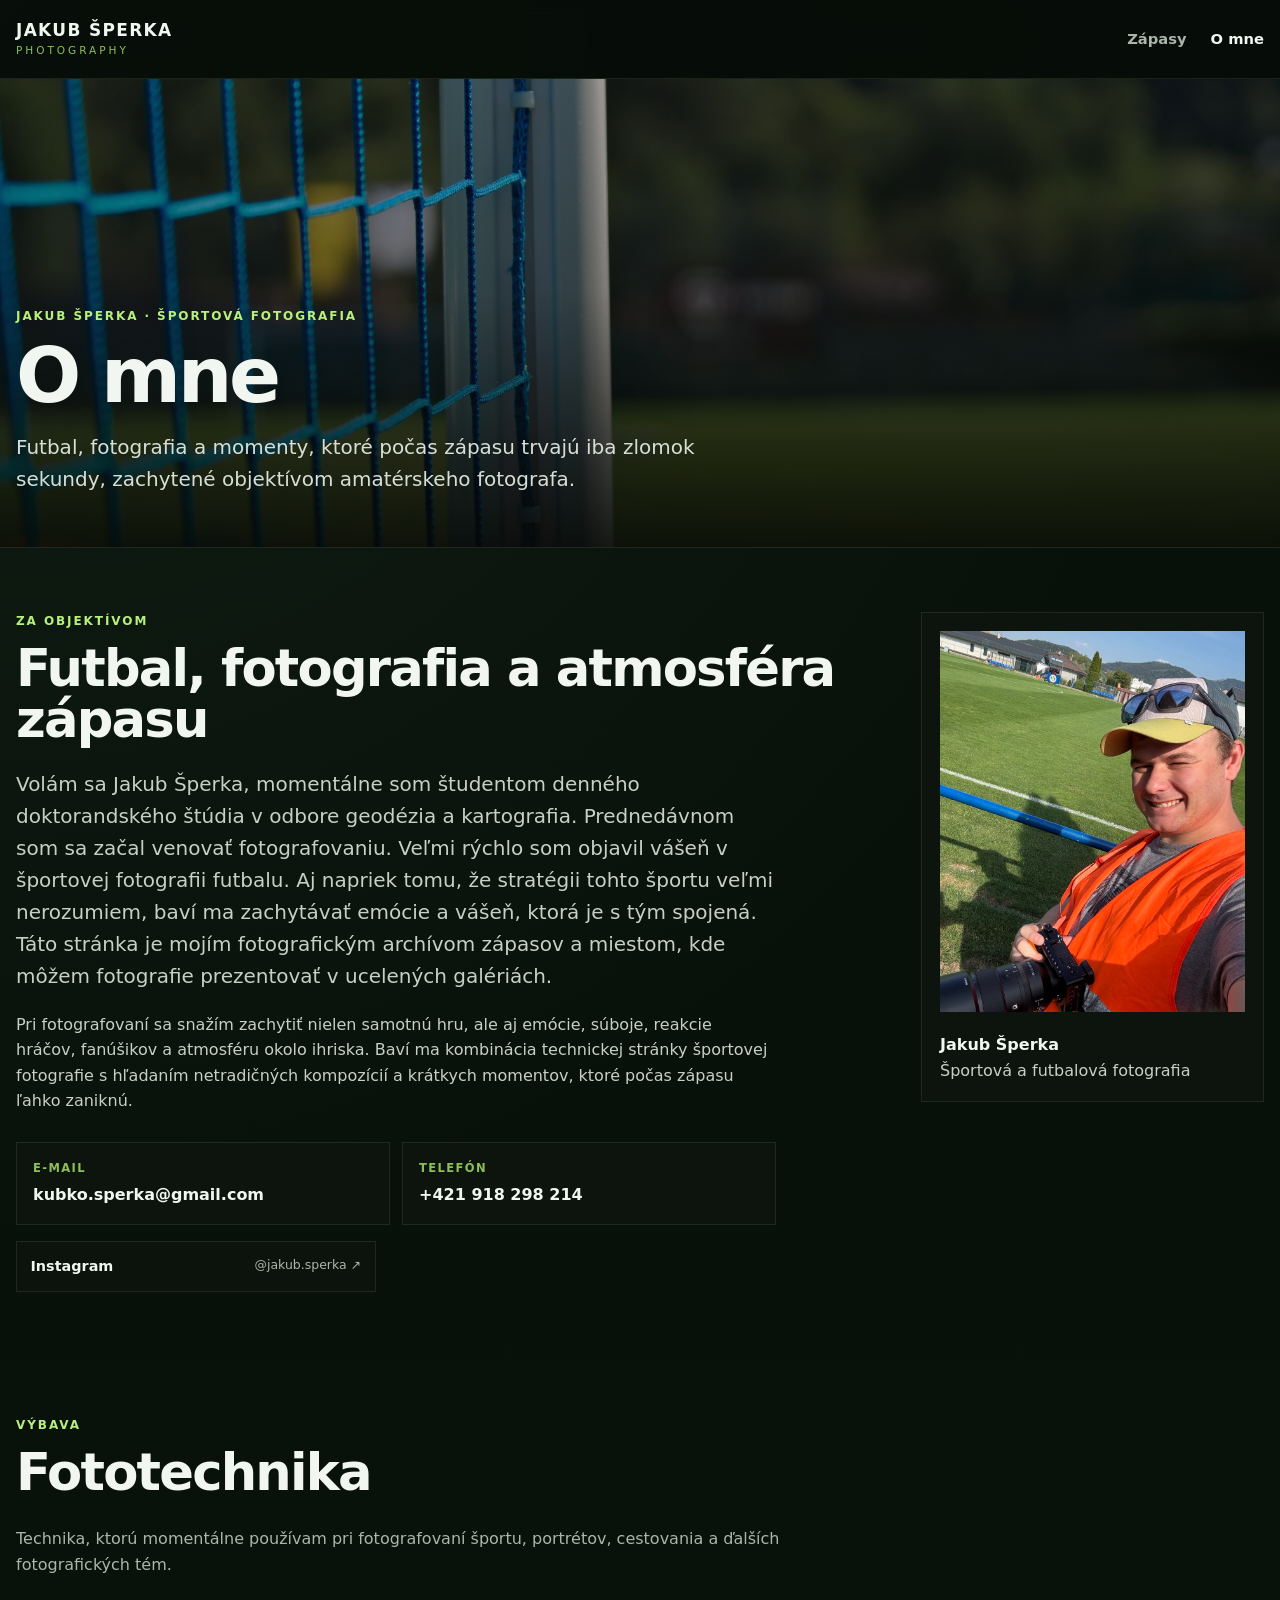
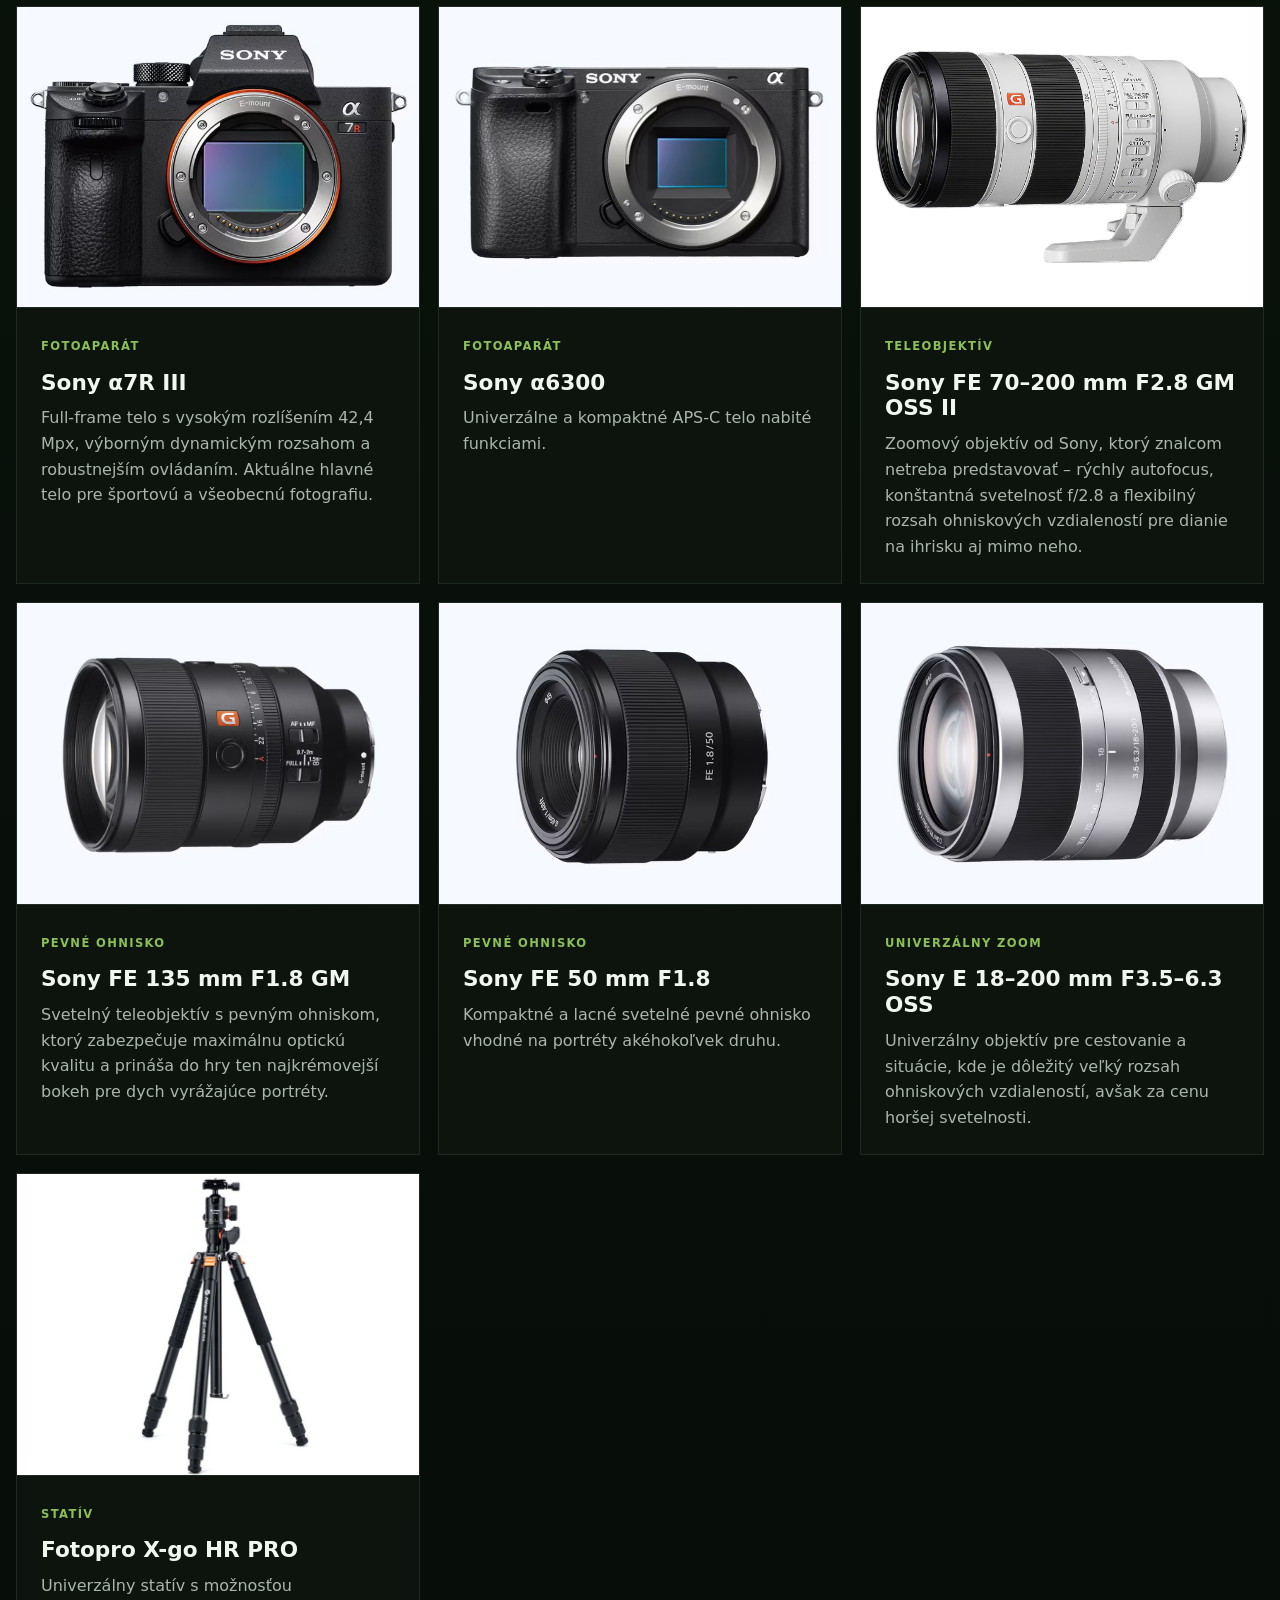
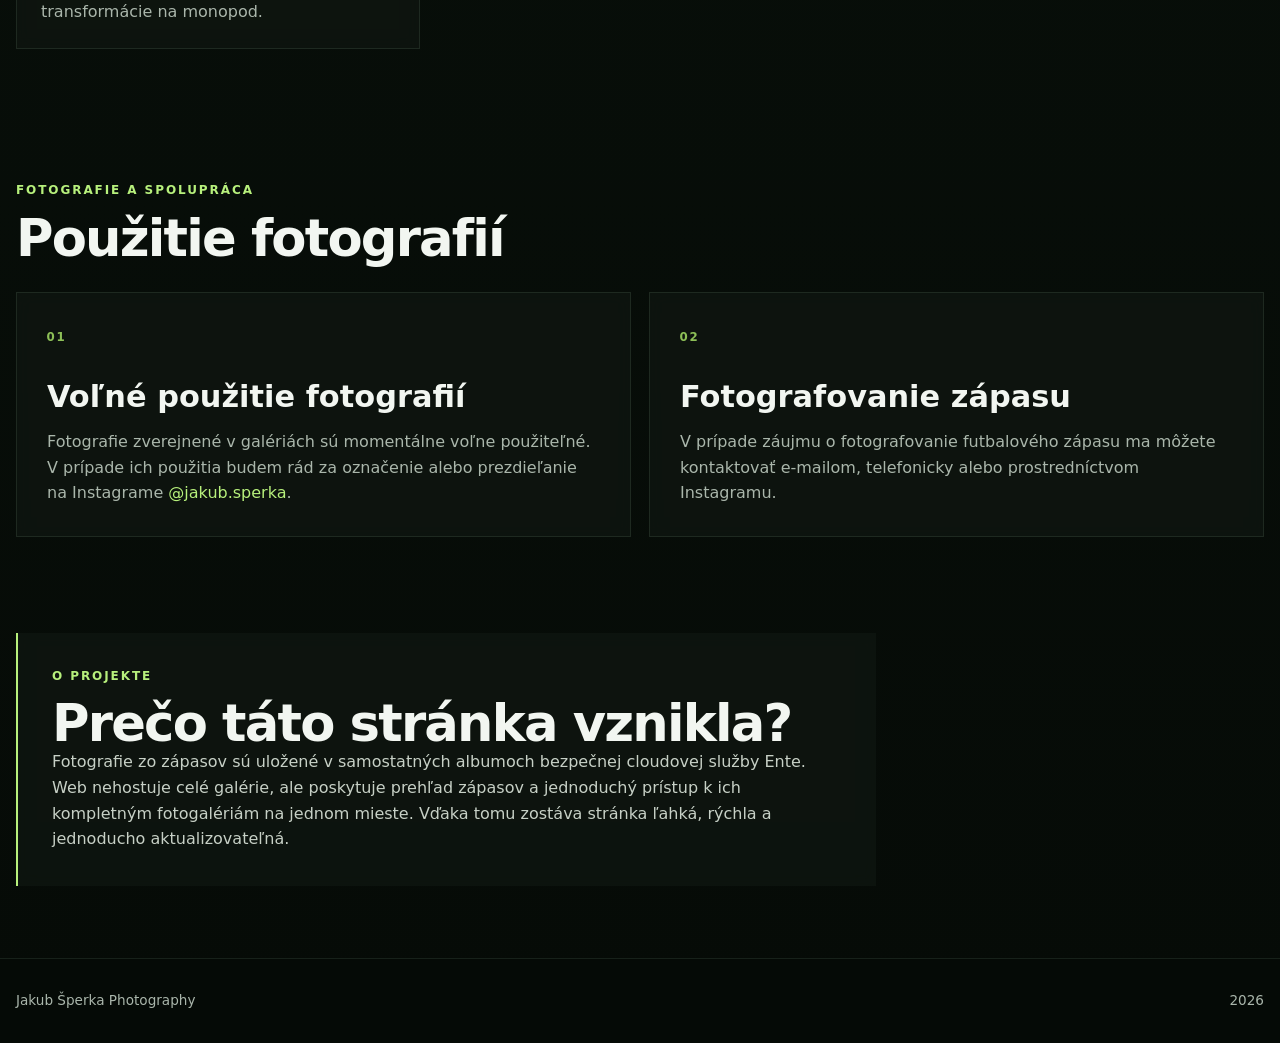
<file: about.html>
<!DOCTYPE html>
<html lang="sk">
<head>
  <meta charset="UTF-8">
  <meta name="viewport" content="width=device-width, initial-scale=1.0">
  <meta name="description" content="O Jakubovi Šperkovi, športovej fotografii a používanej fototechnike.">
  <title>O mne | Jakub Šperka Photography</title>
  <link rel="icon" type="image/png" sizes="32x32" href="images/favicon/favicon-32x32.png">
  <link rel="icon" type="image/png" sizes="16x16" href="images/favicon/favicon-16x16.png">
  <link rel="apple-touch-icon" sizes="180x180" href="images/favicon/apple-touch-icon.png">
  <link rel="shortcut icon" href="images/favicon/favicon.ico">
  <link rel="stylesheet" href="css/style.css">
</head>
<body>
  <header class="site-header">
    <div class="container nav-wrap">
      <a class="brand" href="index.html" aria-label="Jakub Šperka Photography">
        <span class="brand-main">JAKUB ŠPERKA</span>
        <span class="brand-sub">PHOTOGRAPHY</span>
      </a>

      <nav class="nav">
        <a href="index.html">Zápasy</a>
        <a href="about.html" class="active">O mne</a>
      </nav>
    </div>
  </header>

  <main>
    <section class="about-banner">
      <div class="about-banner-image"></div>
      <div class="about-banner-overlay">
        <div class="container about-banner-content">
          <p class="eyebrow">Jakub Šperka · športová fotografia</p>
          <h1>O mne</h1>
          <p class="hero-text">
            Futbal, fotografia a momenty, ktoré počas zápasu trvajú iba zlomok sekundy,
            zachytené objektívom amatérskeho fotografa.
          </p>
        </div>
      </div>
    </section>

    <section class="container about-content">
      <div class="about-hero">
        <div>
          <p class="eyebrow">Za objektívom</p>
          <h2>Futbal, fotografia a atmosféra zápasu</h2>

          <p class="lead">
            Volám sa Jakub Šperka, momentálne som študentom denného doktorandského štúdia
            v odbore geodézia a kartografia. Prednedávnom som sa začal venovať fotografovaniu.
            Veľmi rýchlo som objavil vášeň v športovej fotografii futbalu. Aj napriek tomu,
            že stratégii tohto športu veľmi nerozumiem, baví ma zachytávať emócie a vášeň,
            ktorá je s tým spojená. Táto stránka je mojím fotografickým archívom zápasov
            a miestom, kde môžem fotografie prezentovať v ucelených galériách.
          </p>

          <p>
            Pri fotografovaní sa snažím zachytiť nielen samotnú hru, ale aj emócie,
            súboje, reakcie hráčov, fanúšikov a atmosféru okolo ihriska. Baví ma
            kombinácia technickej stránky športovej fotografie s hľadaním netradičných
            kompozícií a krátkych momentov, ktoré počas zápasu ľahko zaniknú.
          </p>

          <div class="contact-actions">
            <a class="contact-item contact-link" href="mailto:kubko.sperka@gmail.com">
              <span class="contact-label">E-mail</span>
              <span class="contact-value">kubko.sperka@gmail.com</span>
            </a>

            <a class="contact-item contact-link" href="tel:+421918298214">
              <span class="contact-label">Telefón</span>
              <span class="contact-value">+421 918 298 214</span>
            </a>
          </div>

          <div class="social-links social-links-single" aria-label="Sociálne siete">
            <a href="https://www.instagram.com/jakub.sperka"
               class="social-link"
               target="_blank"
               rel="noopener noreferrer">
              Instagram
              <span>@jakub.sperka ↗</span>
            </a>
          </div>
        </div>

        <aside class="profile-card">
          <div class="profile-photo">
            <img src="images/profile/jakub-sperka.jpg" alt="Jakub Šperka" loading="lazy">
          </div>
          <div>
            <strong>Jakub Šperka</strong>
            <p>Športová a futbalová fotografia</p>
          </div>
        </aside>
      </div>
    </section>

    <section class="container about-section">
      <div class="section-heading">
        <div>
          <p class="eyebrow">Výbava</p>
          <h2>Fototechnika</h2>
        </div>
      </div>

      <p class="section-intro">
        Technika, ktorú momentálne používam pri fotografovaní športu,
        portrétov, cestovania a ďalších fotografických tém.
      </p>

      <div class="gear-grid">
        <article class="gear-card">
          <div class="gear-image">
            <img src="images/gear/sony-a7r3.jpg" alt="Sony α7R III" loading="lazy"
                 onerror="this.style.display='none'; this.nextElementSibling.hidden=false;">
            <span class="gear-image-placeholder" hidden>Pridaj fotku techniky</span>
          </div>
          <div class="gear-content">
            <span class="gear-type">Fotoaparát</span>
            <h3>Sony α7R III</h3>
            <p>
              Full-frame telo s vysokým rozlíšením 42,4 Mpx, výborným dynamickým rozsahom
              a robustnejším ovládaním. Aktuálne hlavné telo pre športovú a všeobecnú fotografiu.
            </p>
          </div>
        </article>

        <article class="gear-card">
          <div class="gear-image">
            <img src="images/gear/sony-a6300.jpg" alt="Sony α6300" loading="lazy"
                 onerror="this.style.display='none'; this.nextElementSibling.hidden=false;">
            <span class="gear-image-placeholder" hidden>Pridaj fotku techniky</span>
          </div>
          <div class="gear-content">
            <span class="gear-type">Fotoaparát</span>
            <h3>Sony α6300</h3>
            <p>Univerzálne a kompaktné APS-C telo nabité funkciami.</p>
          </div>
        </article>

        <article class="gear-card">
          <div class="gear-image">
            <img src="images/gear/sony-70-200-gm2.jpg" alt="Sony FE 70–200 mm F2.8 GM OSS II" loading="lazy"
                 onerror="this.style.display='none'; this.nextElementSibling.hidden=false;">
            <span class="gear-image-placeholder" hidden>Pridaj fotku techniky</span>
          </div>
          <div class="gear-content">
            <span class="gear-type">Teleobjektív</span>
            <h3>Sony FE 70–200 mm F2.8 GM OSS II</h3>
            <p>
              Zoomový objektív od Sony, ktorý znalcom netreba predstavovať – rýchly autofocus,
              konštantná svetelnosť f/2.8 a flexibilný rozsah ohniskových vzdialeností
              pre dianie na ihrisku aj mimo neho.
            </p>
          </div>
        </article>

        <article class="gear-card">
          <div class="gear-image">
            <img src="images/gear/sony-135-gm.jpg" alt="Sony FE 135 mm F1.8 GM" loading="lazy"
                 onerror="this.style.display='none'; this.nextElementSibling.hidden=false;">
            <span class="gear-image-placeholder" hidden>Pridaj fotku techniky</span>
          </div>
          <div class="gear-content">
            <span class="gear-type">Pevné ohnisko</span>
            <h3>Sony FE 135 mm F1.8 GM</h3>
            <p>
              Svetelný teleobjektív s pevným ohniskom, ktorý zabezpečuje maximálnu optickú
              kvalitu a prináša do hry ten najkrémovejší bokeh pre dych vyrážajúce portréty.
            </p>
          </div>
        </article>

        <article class="gear-card">
          <div class="gear-image">
            <img src="images/gear/sony-50-f18.jpg" alt="Sony FE 50 mm F1.8" loading="lazy"
                 onerror="this.style.display='none'; this.nextElementSibling.hidden=false;">
            <span class="gear-image-placeholder" hidden>Pridaj fotku techniky</span>
          </div>
          <div class="gear-content">
            <span class="gear-type">Pevné ohnisko</span>
            <h3>Sony FE 50 mm F1.8</h3>
            <p>Kompaktné a lacné svetelné pevné ohnisko vhodné na portréty akéhokoľvek druhu.</p>
          </div>
        </article>

        <article class="gear-card">
          <div class="gear-image">
            <img src="images/gear/sony-18-200.jpg" alt="Sony E 18–200 mm F3.5–6.3 OSS" loading="lazy"
                 onerror="this.style.display='none'; this.nextElementSibling.hidden=false;">
            <span class="gear-image-placeholder" hidden>Pridaj fotku techniky</span>
          </div>
          <div class="gear-content">
            <span class="gear-type">Univerzálny zoom</span>
            <h3>Sony E 18–200 mm F3.5–6.3 OSS</h3>
            <p>
              Univerzálny objektív pre cestovanie a situácie, kde je dôležitý veľký rozsah
              ohniskových vzdialeností, avšak za cenu horšej svetelnosti.
            </p>
          </div>
        </article>

        <article class="gear-card">
          <div class="gear-image">
            <img src="images/gear/tripod.jpg" alt="Fotopro X-go HR PRO" loading="lazy"
                 onerror="this.style.display='none'; this.nextElementSibling.hidden=false;">
            <span class="gear-image-placeholder" hidden>Pridaj fotku techniky</span>
          </div>
          <div class="gear-content">
            <span class="gear-type">Statív</span>
            <h3>Fotopro X-go HR PRO</h3>
            <p>Univerzálny statív s možnosťou transformácie na monopod.</p>
          </div>
        </article>
      </div>
    </section>

    <section class="container about-section">
      <div class="section-heading">
        <div>
          <p class="eyebrow">Fotografie a spolupráca</p>
          <h2>Použitie fotografií</h2>
        </div>
      </div>

      <div class="info-grid">
        <article class="info-card">
          <span class="info-number">01</span>
          <h3>Voľné použitie fotografií</h3>
          <p>
            Fotografie zverejnené v galériách sú momentálne voľne použiteľné.
            V prípade ich použitia budem rád za označenie alebo prezdieľanie
            na Instagrame <a href="https://www.instagram.com/jakub.sperka"
            target="_blank" rel="noopener noreferrer">@jakub.sperka</a>.
          </p>
        </article>

        <article class="info-card">
          <span class="info-number">02</span>
          <h3>Fotografovanie zápasu</h3>
          <p>
            V prípade záujmu o fotografovanie futbalového zápasu ma môžete
            kontaktovať e-mailom, telefonicky alebo prostredníctvom Instagramu.
          </p>
        </article>
      </div>
    </section>

    <section class="container about-section">
      <div class="text-panel">
        <p class="eyebrow">O projekte</p>
        <h2>Prečo táto stránka vznikla?</h2>
        <p>
          Fotografie zo zápasov sú uložené v samostatných albumoch bezpečnej cloudovej
          služby Ente. Web nehostuje celé galérie, ale poskytuje prehľad zápasov
          a jednoduchý prístup k ich kompletným fotogalériám na jednom mieste.
          Vďaka tomu zostáva stránka ľahká, rýchla a jednoducho aktualizovateľná.
        </p>
      </div>
    </section>
  </main>

  <footer class="site-footer">
    <div class="container footer-inner">
      <span>Jakub Šperka Photography</span>
      <span id="footer-year"></span>
    </div>
  </footer>

  <script>
    document.getElementById("footer-year").textContent = new Date().getFullYear();
  </script>
</body>
</html>
</file>
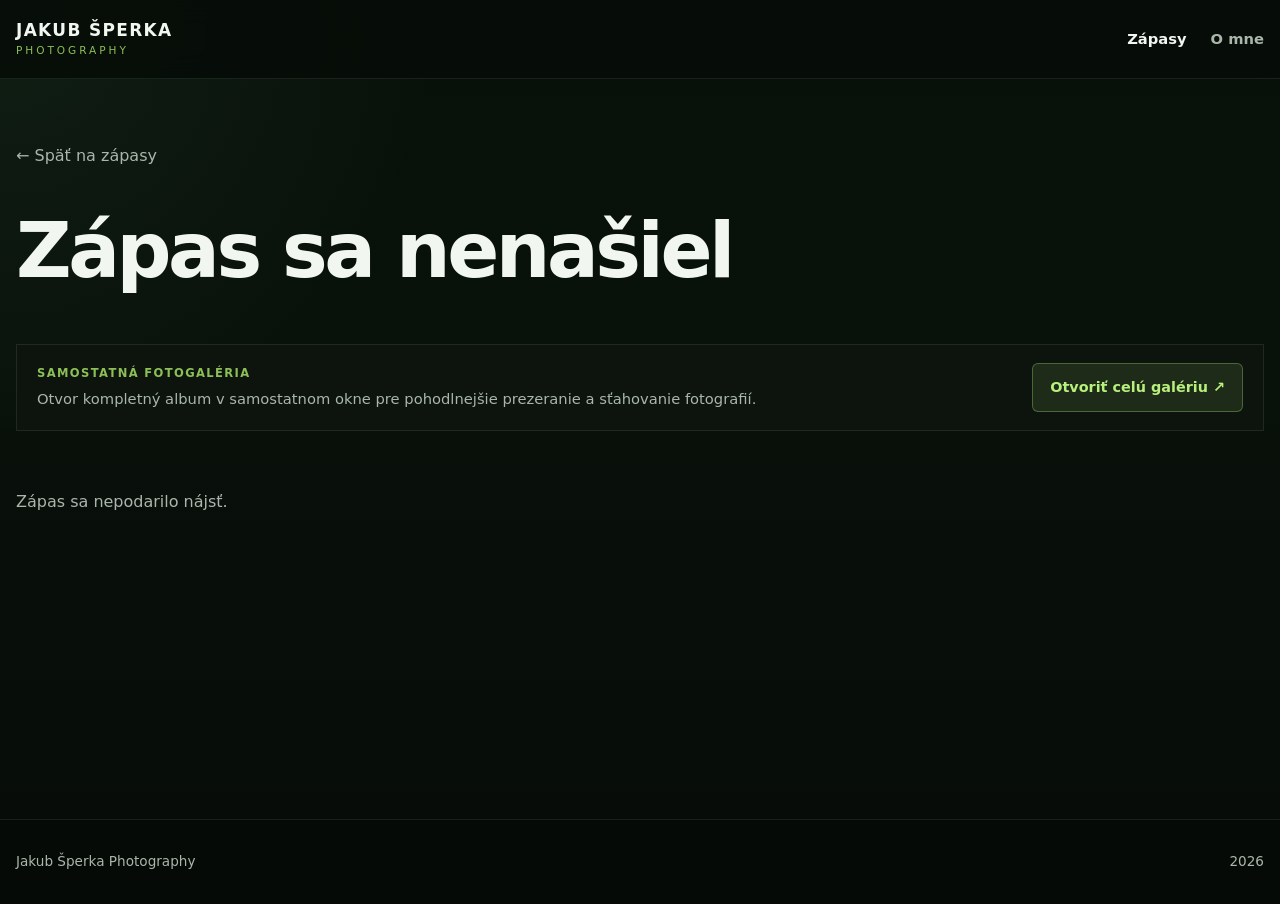
<file: match.html>
<!DOCTYPE html>
<html lang="sk">
<head>
  <meta charset="UTF-8">
  <meta name="viewport" content="width=device-width, initial-scale=1.0">
  <meta name="description" content="Fotogaléria futbalového zápasu od Jakuba Šperku.">
  <title>Zápas | Jakub Šperka Photography</title>
  <link rel="icon" type="image/png" sizes="32x32" href="images/favicon/favicon-32x32.png">
  <link rel="icon" type="image/png" sizes="16x16" href="images/favicon/favicon-16x16.png">
  <link rel="apple-touch-icon" sizes="180x180" href="images/favicon/apple-touch-icon.png">
  <link rel="shortcut icon" href="images/favicon/favicon.ico">
  <link rel="stylesheet" href="css/style.css">
</head>
<body>
  <header class="site-header">
    <div class="container nav-wrap">
      <a class="brand" href="index.html" aria-label="Jakub Šperka Photography">
        <span class="brand-main">JAKUB ŠPERKA</span>
        <span class="brand-sub">PHOTOGRAPHY</span>
      </a>

      <nav class="nav">
        <a href="index.html" class="active">Zápasy</a>
        <a href="about.html">O mne</a>
      </nav>
    </div>
  </header>

  <main class="match-page">
    <section class="container match-header">
      <a href="index.html" class="back-link">← Späť na zápasy</a>

      <div id="match-meta" class="match-meta"></div>
      <h1 id="match-title">Načítavam zápas…</h1>
      <p id="match-details" class="match-details"></p>
    </section>

    <section class="container">
      <div id="gallery-actions" class="gallery-actions" hidden>
        <div class="gallery-actions-copy">
          <span class="gallery-actions-label">Samostatná fotogaléria</span>
          <p>
            Otvor kompletný album v samostatnom okne pre pohodlnejšie prezeranie
            a sťahovanie fotografií.
          </p>
        </div>

        <a
          id="ente-album-link"
          class="ente-album-button"
          target="_blank"
          rel="noopener noreferrer">
          Otvoriť celú galériu
          <span class="ente-album-button-arrow" aria-hidden="true">↗</span>
        </a>
      </div>

      <div id="gallery-wrap" class="gallery-wrap">
        <iframe
          id="ente-gallery"
          title="Ente fotogaléria"
          loading="lazy"
          allowfullscreen>
        </iframe>
      </div>

      <p id="match-error" class="empty-state" hidden>
        Zápas sa nepodarilo nájsť.
      </p>
    </section>
  </main>

  <footer class="site-footer">
    <div class="container footer-inner">
      <span>Jakub Šperka Photography</span>
      <span id="footer-year"></span>
    </div>
  </footer>

  <script src="js/match.js"></script>
</body>
</html>
</file>
<file: css/style.css>
* {
  box-sizing: border-box;
}

:root {
  --bg: #08100a;
  --bg-deep: #060b07;
  --panel: rgba(14, 21, 16, 0.86);
  --panel-2: rgba(20, 29, 22, 0.92);
  --text: #f2f6f1;
  --muted: #aab6ab;
  --line: rgba(110, 138, 115, 0.18);
  --accent: #b7f07c;
  --accent-soft: #8dbf57;
  --accent-deep: #6f9348;
  --max-width: 1320px;
}

html {
  scroll-behavior: smooth;
}

body {
  margin: 0;
  background:
    radial-gradient(circle at top left, rgba(61, 108, 73, 0.16), transparent 28%),
    linear-gradient(180deg, var(--bg) 0%, #09110b 40%, var(--bg-deep) 100%);
  color: var(--text);
  font-family: Inter, ui-sans-serif, system-ui, -apple-system, BlinkMacSystemFont, "Segoe UI", sans-serif;
  line-height: 1.6;
  overflow-x: hidden;
}

a {
  color: inherit;
}

img {
  max-width: 100%;
  display: block;
}

code {
  padding: 0.08em 0.35em;
  border: 1px solid var(--line);
  border-radius: 4px;
  background: var(--panel-2);
  color: #deebdd;
}

.container {
  width: min(calc(100% - 32px), var(--max-width));
  margin-inline: auto;
}

.site-header {
  position: sticky;
  top: 0;
  z-index: 30;
  background: rgba(7, 12, 8, 0.84);
  backdrop-filter: blur(14px);
  border-bottom: 1px solid var(--line);
}

.nav-wrap {
  min-height: 78px;
  display: flex;
  align-items: center;
  justify-content: space-between;
  gap: 24px;
}

.brand {
  display: inline-flex;
  flex-direction: column;
  text-decoration: none;
  line-height: 1;
}

.brand-main {
  font-weight: 800;
  font-size: 1.06rem;
  letter-spacing: 0.08em;
}

.brand-sub {
  margin-top: 6px;
  color: var(--accent-soft);
  font-size: 0.66rem;
  letter-spacing: 0.28em;
}

.nav {
  display: flex;
  gap: 24px;
}

.nav a {
  color: var(--muted);
  text-decoration: none;
  font-size: 0.92rem;
  font-weight: 600;
}

.nav a:hover,
.nav a.active {
  color: var(--text);
}

.hero-banner {
  position: relative;
  width: 100%;
  min-height: clamp(430px, 66vh, 760px);
  overflow: hidden;
  border-bottom: 1px solid var(--line);
  background: #0c130d;
}

.hero-banner-image {
  position: absolute;
  inset: 0;
  background-image:
    linear-gradient(180deg, rgba(6, 11, 7, 0.35), rgba(6, 11, 7, 0.35)),
    url("../images/site/hero-football.jpg");
  background-size: cover;
  background-position: center center;
  transform: scale(1.02);
}

.hero-banner-overlay {
  position: relative;
  z-index: 1;
  min-height: clamp(430px, 66vh, 760px);
  display: flex;
  align-items: end;
  background:
    linear-gradient(180deg, rgba(5, 8, 5, 0.12) 0%, rgba(5, 8, 5, 0.25) 44%, rgba(5, 8, 5, 0.88) 100%);
}

.hero-banner-content {
  padding: 90px 0 64px;
}

.eyebrow {
  margin: 0 0 12px;
  color: var(--accent);
  text-transform: uppercase;
  letter-spacing: 0.16em;
  font-size: 0.75rem;
  font-weight: 700;
}

h1,
h2,
h3,
p {
  margin-top: 0;
}

h1 {
  margin-bottom: 22px;
  font-size: clamp(2.8rem, 6vw, 6.5rem);
  line-height: 0.98;
  letter-spacing: -0.045em;
}

h2 {
  margin-bottom: 0;
  font-size: clamp(2rem, 4vw, 3.5rem);
  line-height: 1;
  letter-spacing: -0.035em;
}

h3 {
  margin-bottom: 10px;
  font-size: 1.35rem;
  line-height: 1.2;
}

.hero-text,
.lead {
  max-width: 760px;
  color: #d7dfd5;
  font-size: clamp(1.05rem, 2vw, 1.25rem);
}

.matches-section {
  padding-top: 24px;
}

.section-heading {
  margin: 36px 0 28px;
  display: flex;
  align-items: end;
  justify-content: space-between;
  gap: 24px;
}

.section-intro {
  max-width: 780px;
  margin-bottom: 28px;
  color: var(--muted);
}

.filters {
  margin-bottom: 18px;
  padding: 18px;
  display: grid;
  grid-template-columns: repeat(3, minmax(0, 1fr)) auto;
  gap: 12px;
  align-items: end;
  border: 1px solid var(--line);
  background: var(--panel);
  backdrop-filter: blur(8px);
}

.filter-field {
  display: grid;
  gap: 7px;
  color: var(--muted);
  font-size: 0.78rem;
  font-weight: 600;
}

.filter-field select {
  width: 100%;
  min-width: 0;
  padding: 11px 12px;
  border: 1px solid var(--line);
  border-radius: 6px;
  background: rgba(9, 14, 10, 0.85);
  color: var(--text);
}

.filter-reset {
  min-height: 44px;
  padding: 10px 16px;
  border: 1px solid rgba(183, 240, 124, 0.20);
  border-radius: 6px;
  background: rgba(183, 240, 124, 0.06);
  color: var(--text);
  cursor: pointer;
  font-weight: 700;
}

.filter-reset:hover {
  background: rgba(183, 240, 124, 0.12);
}

.results-meta {
  min-height: 26px;
  margin-bottom: 12px;
  color: var(--muted);
  font-size: 0.84rem;
}

.matches-grid {
  display: grid;
  grid-template-columns: repeat(2, minmax(0, 1fr));
  gap: 28px;
  padding-bottom: 72px;
}

.match-card {
  overflow: hidden;
  background: var(--panel);
  border: 1px solid var(--line);
  backdrop-filter: blur(8px);
  box-shadow: 0 10px 32px rgba(0, 0, 0, 0.14);
}

.match-cover {
  position: relative;
  aspect-ratio: 16 / 9;
  overflow: hidden;
  background:
    linear-gradient(145deg, rgba(183,240,124,0.08), rgba(255,255,255,0)),
    #141b15;
}

.match-cover::after {
  content: "";
  position: absolute;
  inset: auto 0 0 0;
  height: 40%;
  background: linear-gradient(180deg, rgba(5, 8, 5, 0), rgba(5, 8, 5, 0.30));
}

.match-cover img {
  width: 100%;
  height: 100%;
  object-fit: cover;
  transition: transform 300ms ease;
}

.match-card:hover .match-cover img {
  transform: scale(1.02);
}

.cover-fallback {
  width: 100%;
  height: 100%;
  display: grid;
  place-items: center;
  color: #7b8c7a;
  font-size: 0.8rem;
  letter-spacing: 0.16em;
  text-transform: uppercase;
}

.match-card-body {
  padding: 22px;
}

.match-card-topline {
  margin-bottom: 8px;
  display: flex;
  flex-wrap: wrap;
  gap: 8px 14px;
  color: var(--accent-soft);
  font-size: 0.8rem;
  text-transform: uppercase;
  letter-spacing: 0.08em;
}

.match-card h3 {
  font-size: clamp(1.35rem, 2.5vw, 2rem);
}

.match-score {
  color: #dfebd6;
}

.match-button {
  margin-top: 14px;
  display: inline-flex;
  align-items: center;
  gap: 8px;
  color: var(--accent);
  text-decoration: none;
  font-weight: 700;
}

.match-button:hover {
  text-decoration: underline;
}

.empty-state {
  padding: 40px 0 80px;
  color: var(--muted);
}

.match-page {
  min-height: calc(100vh - 160px);
}

.match-header {
  padding: 64px 0 34px;
}

.back-link {
  display: inline-block;
  margin-bottom: 34px;
  color: var(--muted);
  text-decoration: none;
}

.back-link:hover {
  color: var(--text);
}

.match-meta {
  margin-bottom: 10px;
  color: var(--accent-soft);
  text-transform: uppercase;
  letter-spacing: 0.12em;
  font-size: 0.78rem;
  font-weight: 700;
}

.match-header h1 {
  max-width: 1050px;
  font-size: clamp(2.3rem, 6vw, 5.2rem);
}

.match-details {
  color: var(--muted);
}


.gallery-actions {
  margin: 0 0 18px;
  padding: 18px 20px;
  display: flex;
  align-items: center;
  justify-content: space-between;
  gap: 24px;
  border: 1px solid var(--line);
  background: var(--panel);
  backdrop-filter: blur(8px);
}

.gallery-actions-copy {
  min-width: 0;
}

.gallery-actions-label {
  display: block;
  margin-bottom: 4px;
  color: var(--accent-soft);
  font-size: 0.72rem;
  font-weight: 800;
  letter-spacing: 0.12em;
  text-transform: uppercase;
}

.gallery-actions-copy p {
  max-width: 760px;
  margin: 0;
  color: var(--muted);
  font-size: 0.92rem;
}

.ente-album-button {
  flex: 0 0 auto;
  padding: 12px 17px;
  border: 1px solid rgba(183, 240, 124, 0.30);
  border-radius: 6px;
  background: rgba(183, 240, 124, 0.10);
  color: var(--accent);
  text-decoration: none;
  font-size: 0.9rem;
  font-weight: 800;
  white-space: nowrap;
  transition:
    background 160ms ease,
    border-color 160ms ease,
    transform 160ms ease;
}

.ente-album-button:hover {
  background: rgba(183, 240, 124, 0.17);
  border-color: rgba(183, 240, 124, 0.46);
  transform: translateY(-1px);
}

@media (max-width: 700px) {
  .gallery-actions {
    align-items: stretch;
    flex-direction: column;
    gap: 14px;
  }

  .ente-album-button {
    width: 100%;
    text-align: center;
  }
}

.gallery-wrap {
  margin-bottom: 72px;
  width: 100%;
  height: min(78vh, 900px);
  min-height: 600px;
  overflow: hidden;
  border: 1px solid var(--line);
  background: var(--panel);
  backdrop-filter: blur(8px);
}

.gallery-wrap iframe {
  width: 100%;
  height: 100%;
  border: 0;
}


.about-banner {
  position: relative;
  width: 100%;
  min-height: clamp(360px, 52vh, 620px);
  overflow: hidden;
  border-bottom: 1px solid var(--line);
  background: #0c130d;
}

.about-banner-image {
  position: absolute;
  inset: 0;
  background-image:
    linear-gradient(180deg, rgba(6, 11, 7, 0.28), rgba(6, 11, 7, 0.36)),
    url("../images/site/bg-goal.jpg");
  background-size: cover;
  background-position: center 46%;
  transform: scale(1.01);
}

.about-banner-overlay {
  position: relative;
  z-index: 1;
  min-height: clamp(360px, 52vh, 620px);
  display: flex;
  align-items: end;
  background:
    linear-gradient(
      180deg,
      rgba(5, 8, 5, 0.06) 0%,
      rgba(5, 8, 5, 0.20) 45%,
      rgba(5, 8, 5, 0.88) 100%
    );
}

.about-banner-content {
  padding: 72px 0 52px;
}

.about-banner-content h1 {
  max-width: 900px;
  margin-bottom: 18px;
}

.about-banner-content .hero-text {
  max-width: 720px;
  margin-bottom: 0;
}

.about-content {
  padding-top: 64px;
}

.about-hero {
  padding: 0 0 64px;
  display: grid;
  grid-template-columns: minmax(0, 1.7fr) minmax(280px, 0.7fr);
  gap: 72px;
  align-items: start;
}

.about-hero h1 {
  max-width: 950px;
}

.about-hero h2 {
  margin-bottom: 22px;
}

.about-hero p:not(.eyebrow) {
  max-width: 760px;
  color: #c7d0c6;
}

.profile-card {
  padding: 18px;
  border: 1px solid var(--line);
  background: var(--panel);
  backdrop-filter: blur(8px);
}

.profile-photo {
  position: relative;
  margin-bottom: 20px;
  aspect-ratio: 4 / 5;
  overflow: hidden;
  background: var(--panel-2);
}

.profile-photo img {
  width: 100%;
  height: 100%;
  object-fit: cover;
  object-position: center 46%;
}

.profile-placeholder {
  width: 100%;
  height: 100%;
  display: grid;
  place-items: center;
  color: #7d897c;
  font-size: 3rem;
  font-weight: 800;
  letter-spacing: -0.05em;
}

.profile-card p {
  margin-bottom: 0;
  color: var(--muted);
}

.contact-actions {
  margin: 28px 0 16px;
  display: grid;
  grid-template-columns: repeat(2, minmax(0, 1fr));
  gap: 12px;
  max-width: 760px;
}

.contact-item {
  padding: 16px;
  border: 1px solid var(--line);
  background: var(--panel);
  backdrop-filter: blur(8px);
}

.contact-label,
.contact-value {
  display: block;
}

.contact-label {
  margin-bottom: 5px;
  color: var(--accent-soft);
  font-size: 0.72rem;
  text-transform: uppercase;
  letter-spacing: 0.12em;
  font-weight: 700;
}

.contact-value {
  font-weight: 700;
}

.social-links {
  max-width: 760px;
  display: grid;
  grid-template-columns: repeat(3, minmax(0, 1fr));
  gap: 10px;
}

.social-link {
  padding: 13px 14px;
  display: flex;
  justify-content: space-between;
  gap: 10px;
  border: 1px solid var(--line);
  background: rgba(14, 21, 16, 0.74);
  color: var(--text);
  text-decoration: none;
  font-weight: 700;
  font-size: 0.9rem;
  backdrop-filter: blur(8px);
}

.social-link span {
  color: var(--muted);
  font-size: 0.78rem;
  font-weight: 500;
}

.social-link:hover {
  background: rgba(18, 28, 20, 0.9);
}

.placeholder-link {
  cursor: default;
}

.about-section {
  padding: 24px 0 72px;
}

.gear-grid {
  display: grid;
  grid-template-columns: repeat(3, minmax(0, 1fr));
  gap: 18px;
}

.gear-card {
  overflow: hidden;
  border: 1px solid var(--line);
  background: var(--panel);
  backdrop-filter: blur(8px);
}

.gear-image {
  position: relative;
  aspect-ratio: 4 / 3;
  display: grid;
  place-items: center;
  overflow: hidden;
  background:
    radial-gradient(circle at 50% 40%, rgba(48, 68, 50, 0.92) 0, rgba(20, 26, 21, 1) 60%, rgba(14, 18, 15, 1) 100%);
  border-bottom: 1px solid var(--line);
}

.gear-image img {
  width: 100%;
  height: 100%;
  object-fit: cover;
}

.gear-image-placeholder {
  padding: 20px;
  color: #9aaa92;
  text-align: center;
  text-transform: uppercase;
  letter-spacing: 0.13em;
  font-size: 0.72rem;
  font-weight: 700;
}

.gear-content {
  padding: 24px;
}

.gear-card p {
  margin-bottom: 0;
  color: var(--muted);
}

.gear-type {
  display: inline-block;
  margin-bottom: 14px;
  color: var(--accent-soft);
  text-transform: uppercase;
  letter-spacing: 0.12em;
  font-size: 0.72rem;
  font-weight: 700;
}

.text-panel {
  max-width: 860px;
  padding: 34px;
  border-left: 2px solid var(--accent);
  background: var(--panel);
  backdrop-filter: blur(8px);
}

.text-panel p:last-child {
  margin-bottom: 0;
  color: #c7d0c6;
}

.site-footer {
  border-top: 1px solid var(--line);
  color: var(--muted);
  font-size: 0.85rem;
  background: rgba(6, 10, 7, 0.6);
  backdrop-filter: blur(8px);
}

.footer-inner {
  min-height: 84px;
  display: flex;
  justify-content: space-between;
  align-items: center;
  gap: 20px;
}

@media (max-width: 1050px) {
  .filters {
    grid-template-columns: repeat(2, minmax(0, 1fr));
  }

  .gear-grid {
    grid-template-columns: repeat(2, minmax(0, 1fr));
  }
}

@media (max-width: 820px) {
  .about-banner-content {
    padding: 58px 0 42px;
  }

  .about-banner-image {
    background-position: 42% center;
  }
  .matches-grid,
  .about-hero {
    grid-template-columns: 1fr;
  }

  .about-hero {
    gap: 36px;
  }

  .profile-card {
    max-width: 420px;
  }

  .gallery-wrap {
    min-height: 520px;
    height: 72vh;
  }

  .social-links {
    grid-template-columns: 1fr;
  }

  .hero-banner-content {
    padding: 72px 0 50px;
  }
}

@media (max-width: 620px) {
  .filters,
  .gear-grid,
  .contact-actions {
    grid-template-columns: 1fr;
  }
}

@media (max-width: 560px) {
  .about-banner,
  .about-banner-overlay {
    min-height: 360px;
  }

  .about-banner-content {
    padding: 48px 0 36px;
  }
  .container {
    width: min(calc(100% - 24px), var(--max-width));
  }

  .nav-wrap {
    min-height: 68px;
  }

  .brand-main {
    font-size: 0.86rem;
  }

  .brand-sub {
    font-size: 0.56rem;
  }

  .nav {
    gap: 14px;
  }

  .section-heading {
    align-items: stretch;
    flex-direction: column;
  }

  .matches-grid {
    gap: 18px;
  }

  .match-card-body,
  .gear-content,
  .text-panel {
    padding: 20px;
  }

  .gallery-wrap {
    min-height: 440px;
  }

  .hero-banner {
    min-height: 400px;
  }

  .hero-banner-overlay {
    min-height: 400px;
  }

  h1 {
    font-size: clamp(2.4rem, 12vw, 4rem);
  }
}


.contact-link {
  color: inherit;
  text-decoration: none;
  transition: border-color 160ms ease, background 160ms ease, transform 160ms ease;
}

.contact-link:hover {
  border-color: rgba(183, 240, 124, 0.34);
  background: rgba(183, 240, 124, 0.06);
  transform: translateY(-1px);
}

.social-links-single {
  grid-template-columns: minmax(0, 360px);
}

.info-grid {
  display: grid;
  grid-template-columns: repeat(2, minmax(0, 1fr));
  gap: 18px;
}

.info-card {
  position: relative;
  padding: 30px;
  overflow: hidden;
  border: 1px solid var(--line);
  background: var(--panel);
  backdrop-filter: blur(8px);
}

.info-card h3 {
  max-width: 460px;
  margin-bottom: 14px;
  font-size: clamp(1.35rem, 2.4vw, 1.9rem);
}

.info-card p {
  max-width: 620px;
  margin-bottom: 0;
  color: var(--muted);
}

.info-card a {
  color: var(--accent);
  text-decoration: none;
}

.info-card a:hover {
  text-decoration: underline;
}

.info-number {
  display: inline-block;
  margin-bottom: 32px;
  color: var(--accent-soft);
  font-size: 0.74rem;
  font-weight: 800;
  letter-spacing: 0.14em;
}

@media (max-width: 720px) {
  .info-grid {
    grid-template-columns: 1fr;
  }
}
</file>
